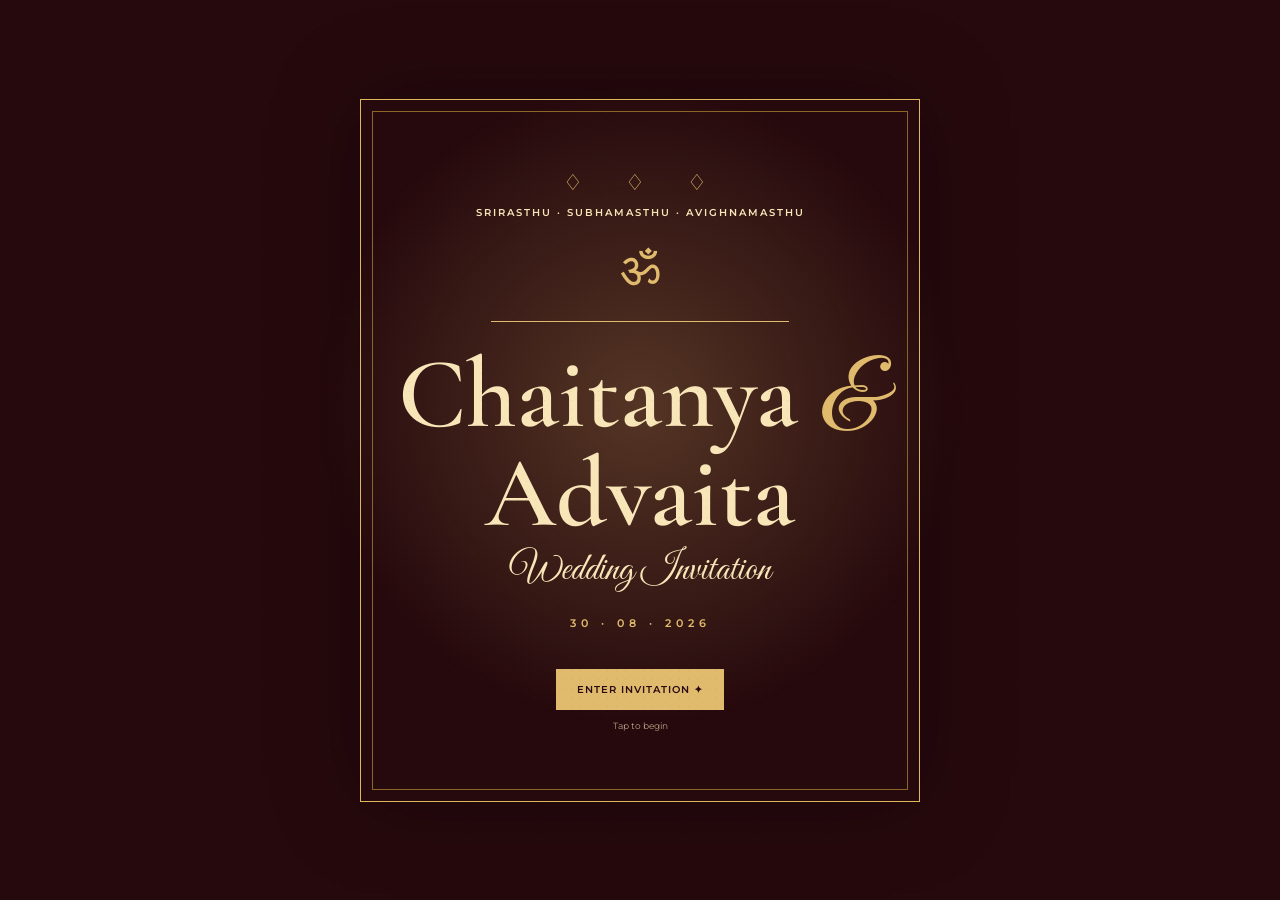
<file: index.html>
<!doctype html><html lang="en"><head><meta charset="utf-8"><meta name="viewport" content="width=device-width,initial-scale=1"><meta name="theme-color" content="#30090d"><title>Chaitanya & Advaita | Wedding Invitation</title><link rel="stylesheet" href="style.css"></head><body class="opening"><div class="door-glow"></div><main class="opening-screen"><div class="arch"><div class="bells">♢　♢　♢</div><p class="blessing">SRIRASTHU · SUBHAMASTHU · AVIGHNAMASTHU</p><div class="om">ॐ</div><div class="line"></div><h1>Chaitanya <span>&amp;</span> Advaita</h1><p class="script">Wedding Invitation</p><p class="date-mini">30 · 08 · 2026</p><a class="gold-btn enter" href="invitation.html">Enter Invitation <b>✦</b></a><small>Tap to begin</small></div></main><script src="script.js"></script></body></html>
</file>
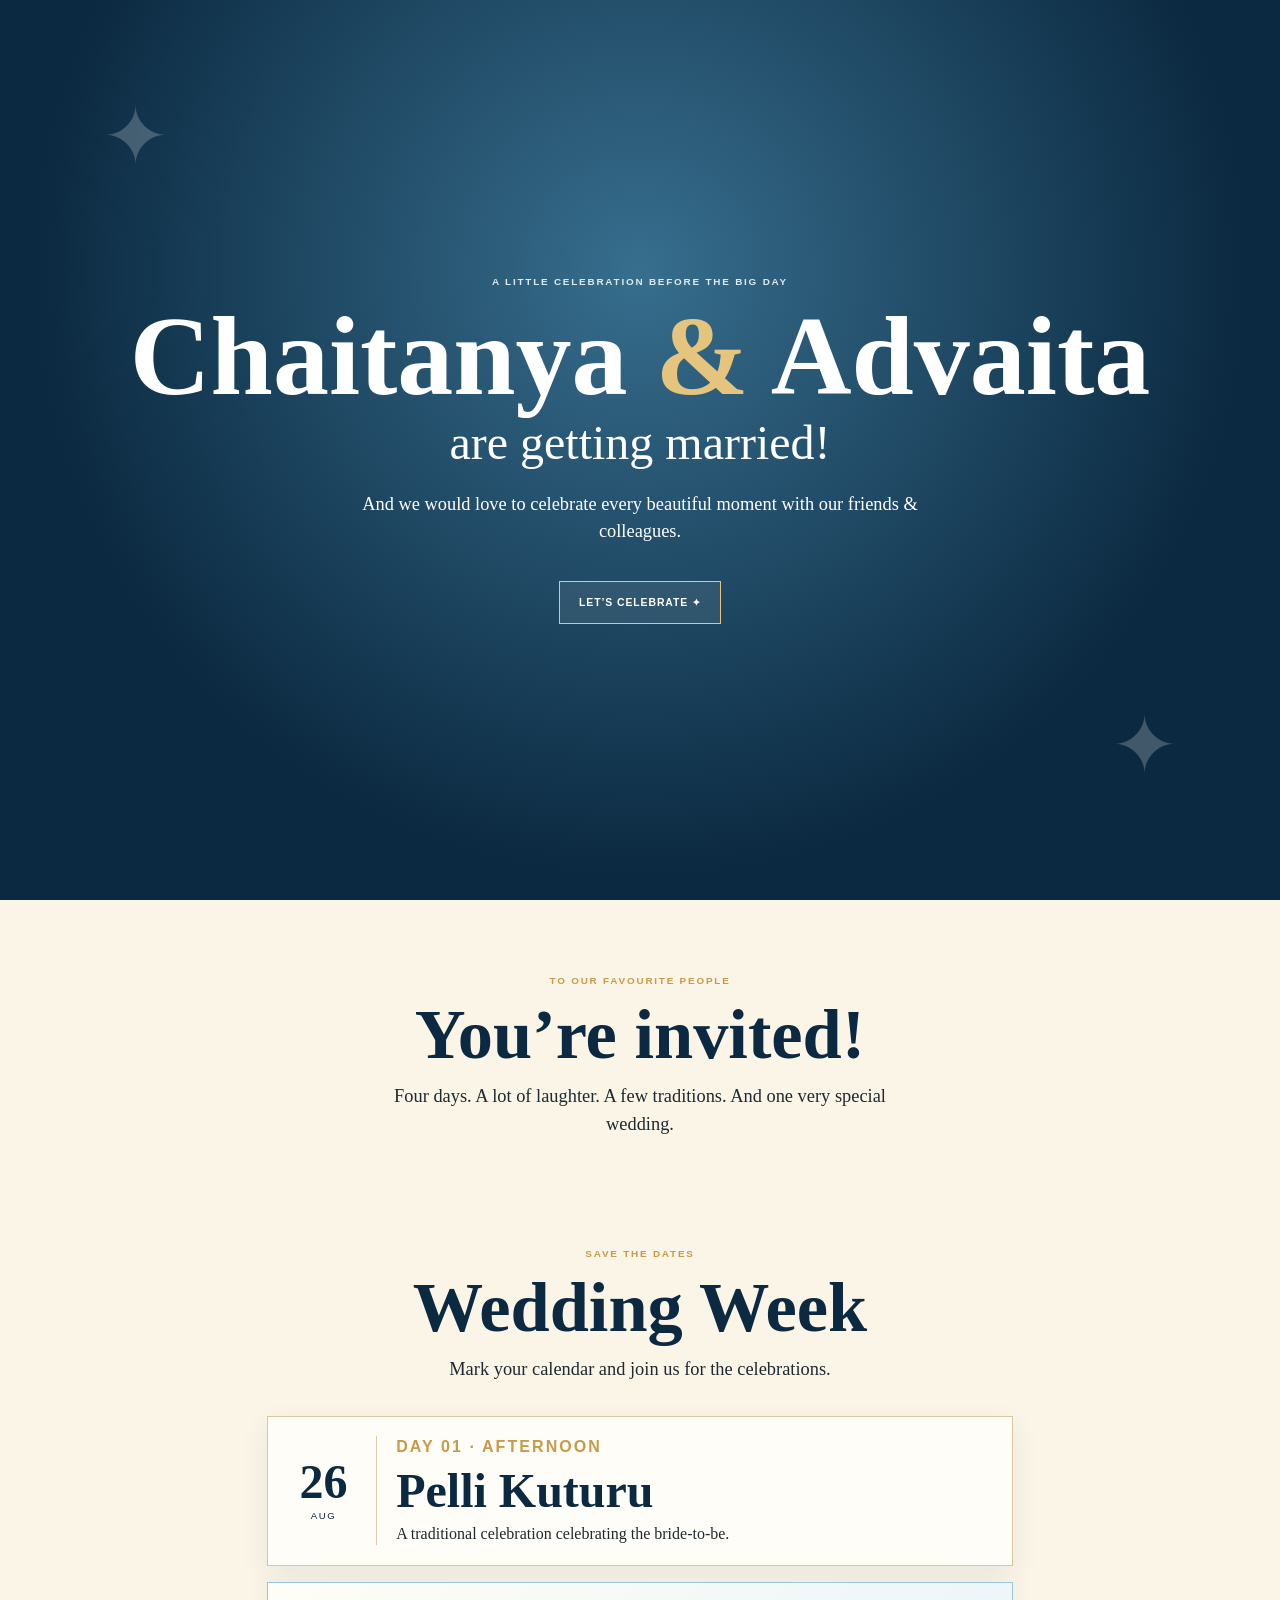
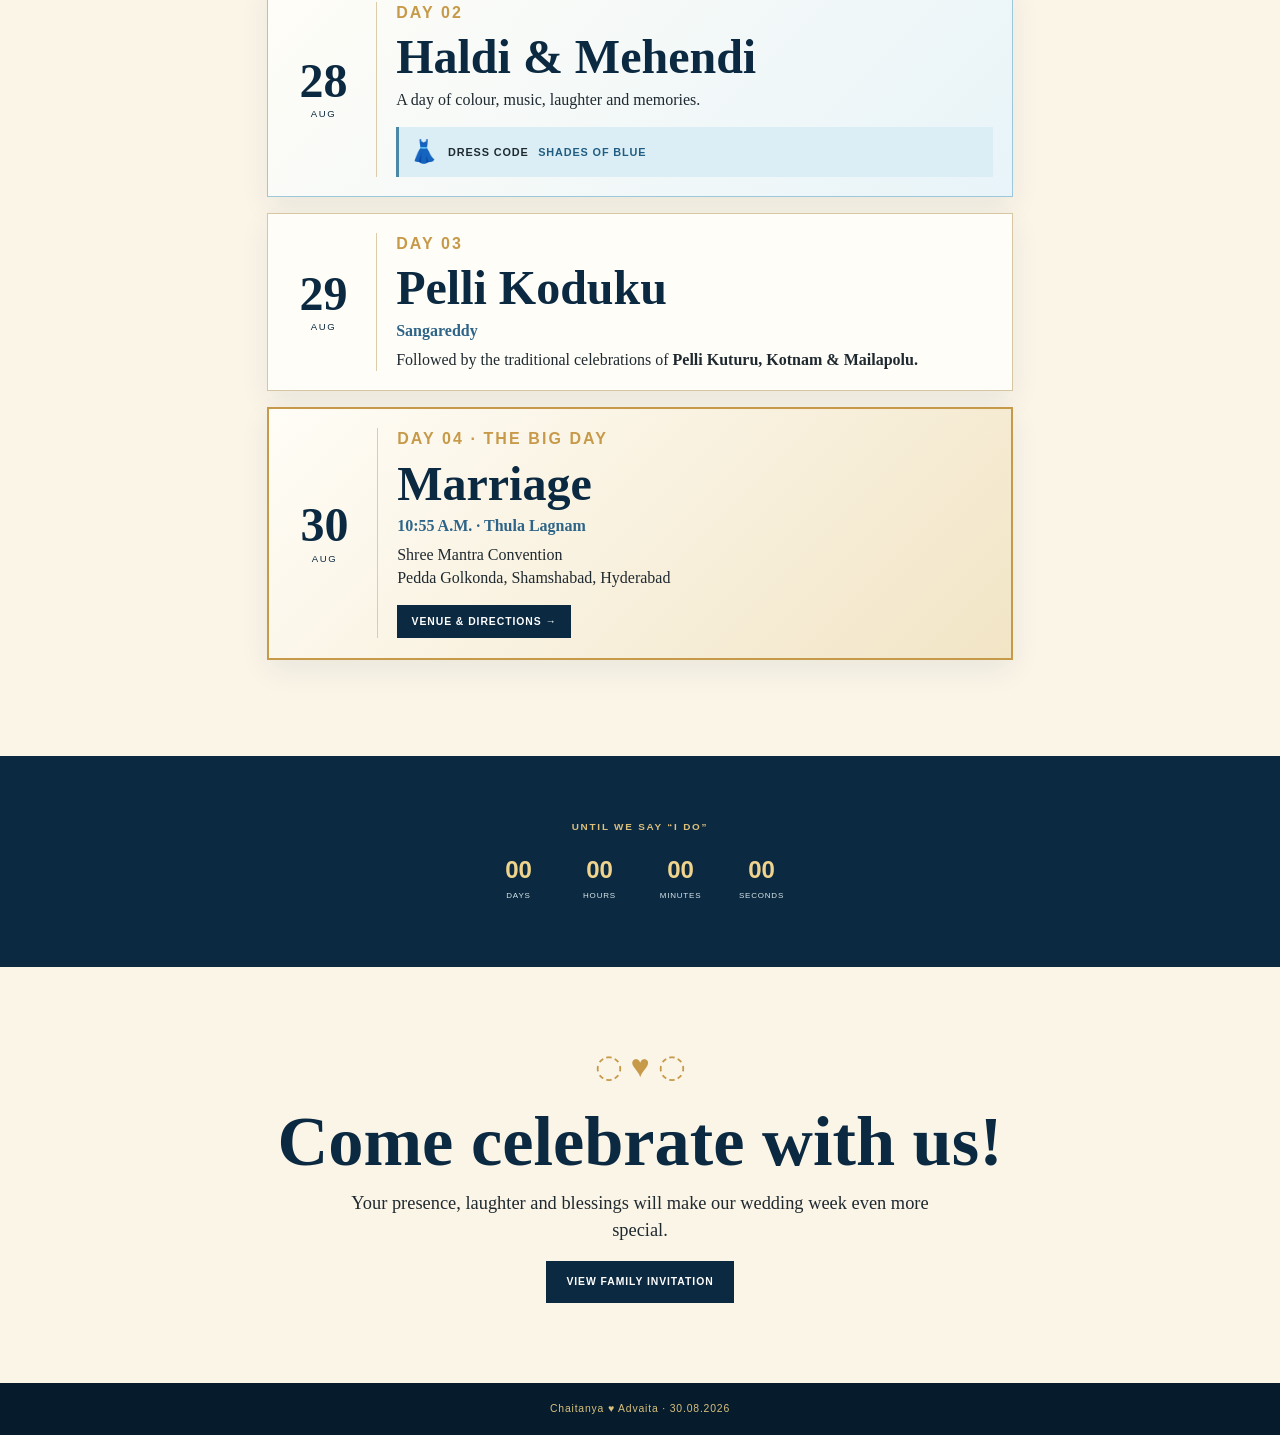
<file: friends.html>
<!doctype html><html lang="en"><head><meta charset="utf-8"><meta name="viewport" content="width=device-width,initial-scale=1"><meta name="theme-color" content="#0b2940"><title>Chaitanya & Advaita | Friends & Colleagues</title><link rel="stylesheet" href="friends.css"></head><body><div class="sparkles"></div><header class="hero"><p class="eyebrow">A little celebration before the big day</p><h1>Chaitanya <span>&amp;</span> Advaita</h1><h2>are getting married!</h2><p class="intro">And we would love to celebrate every beautiful moment with our friends & colleagues.</p><a class="btn" href="#events">Let’s Celebrate ✦</a></header><main><section class="welcome"><p class="eyebrow">To our favourite people</p><h2>You’re invited!</h2><p>Four days. A lot of laughter. A few traditions. And one very special wedding.</p></section><section id="events" class="events"><div class="section-head"><p class="eyebrow">Save the dates</p><h2>Wedding Week</h2><p>Mark your calendar and join us for the celebrations.</p></div><article class="event"><div class="date"><b>26</b><span>AUG</span></div><div class="event-copy"><p class="tag">Day 01 · Afternoon</p><h3>Pelli Kuturu</h3><p>A traditional celebration celebrating the bride-to-be.</p></div></article><article class="event blue"><div class="date"><b>28</b><span>AUG</span></div><div class="event-copy"><p class="tag">Day 02</p><h3>Haldi &amp; Mehendi</h3><p>A day of colour, music, laughter and memories.</p><div class="dress"><span>👗</span><strong>Dress Code</strong><b>Shades of Blue</b></div></div></article><article class="event"><div class="date"><b>29</b><span>AUG</span></div><div class="event-copy"><p class="tag">Day 03</p><h3>Pelli Koduku</h3><p class="place">Sangareddy</p><p>Followed by the traditional celebrations of <strong>Pelli Kuturu, Kotnam &amp; Mailapolu.</strong></p></div></article><article class="event wedding"><div class="date"><b>30</b><span>AUG</span></div><div class="event-copy"><p class="tag">Day 04 · The Big Day</p><h3>Marriage</h3><p class="time">10:55 A.M. · Thula Lagnam</p><p>Shree Mantra Convention<br>Pedda Golkonda, Shamshabad, Hyderabad</p><a class="small-btn" href="venue.html">Venue &amp; Directions →</a></div></article></section><section class="count"><p class="eyebrow">Until we say “I do”</p><div class="timer"><div><b id="d">--</b><span>Days</span></div><div><b id="h">--</b><span>Hours</span></div><div><b id="m">--</b><span>Minutes</span></div><div><b id="s">--</b><span>Seconds</span></div></div></section><section class="closing"><div class="rings">◌ ♥ ◌</div><h2>Come celebrate with us!</h2><p>Your presence, laughter and blessings will make our wedding week even more special.</p><a class="btn" href="index.html">View Family Invitation</a></section></main><footer>Chaitanya ♥ Advaita · 30.08.2026</footer><script src="friends.js"></script></body></html>
</file>
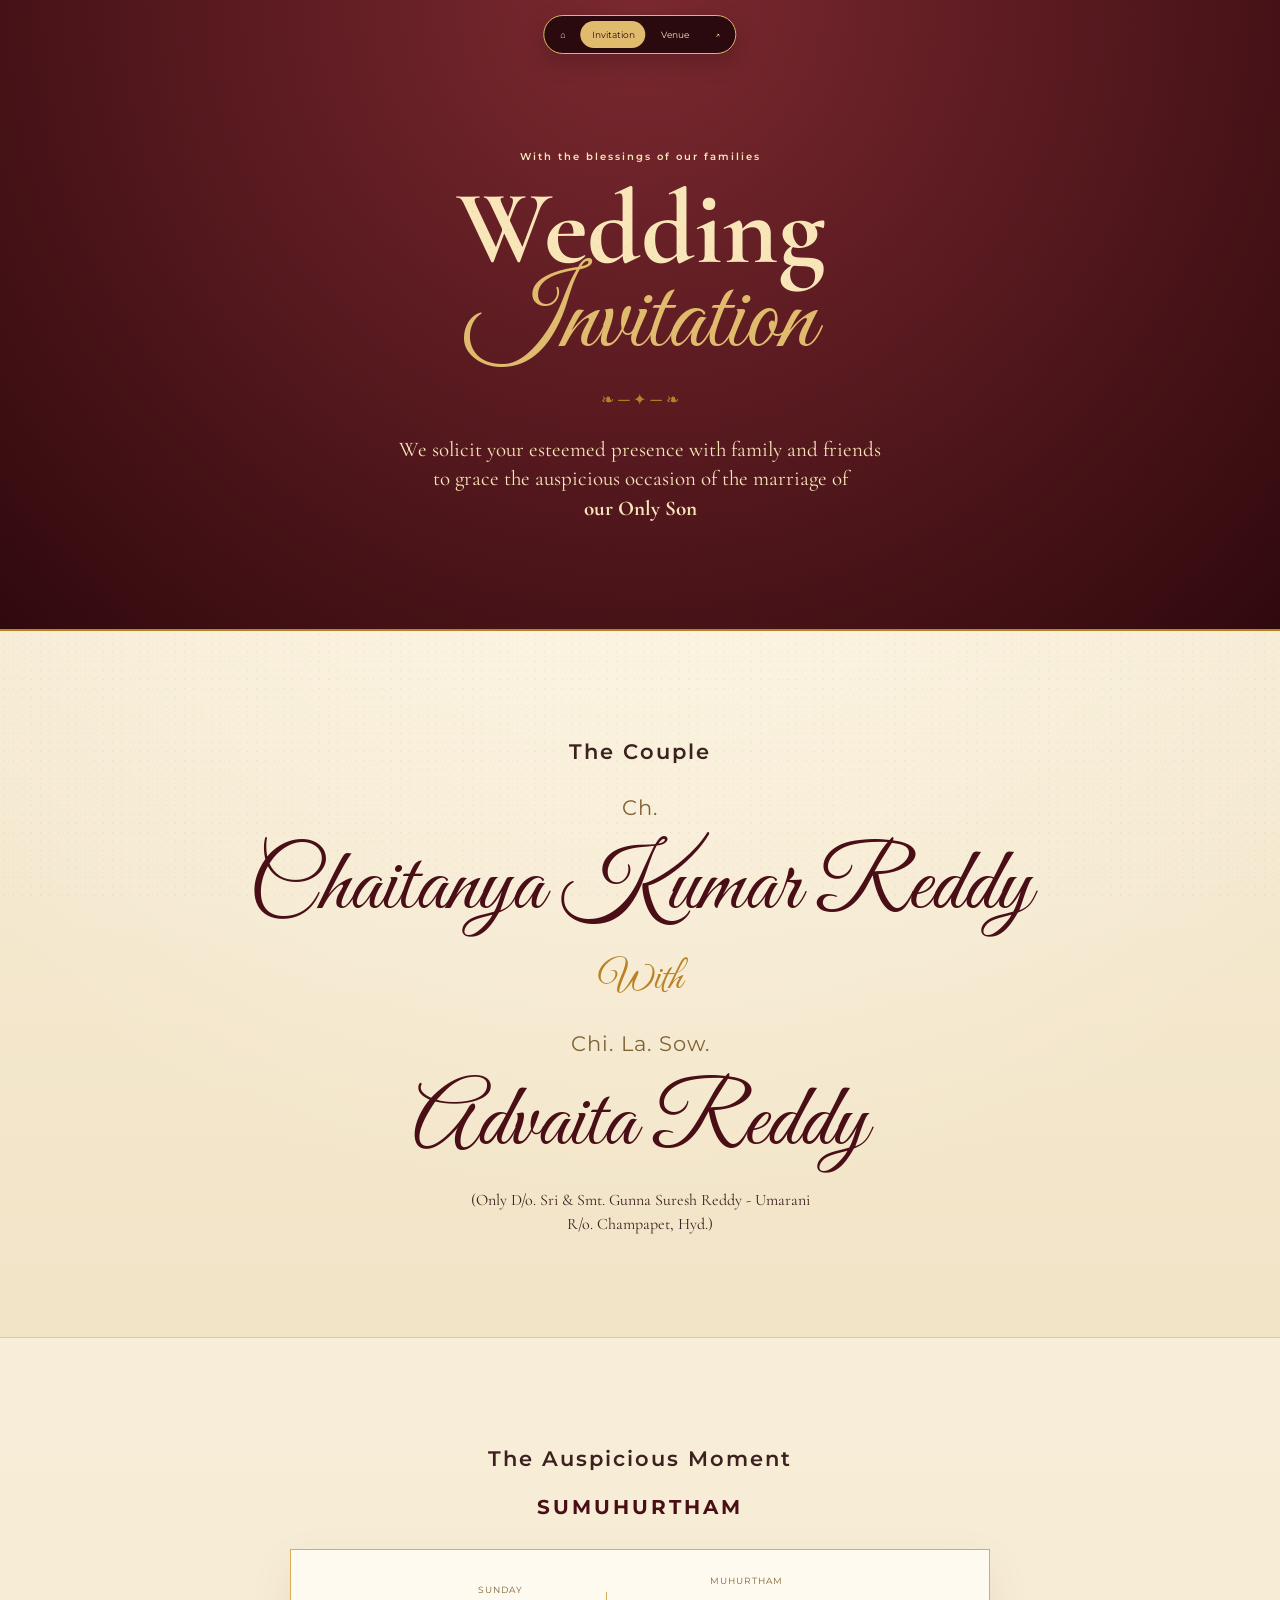
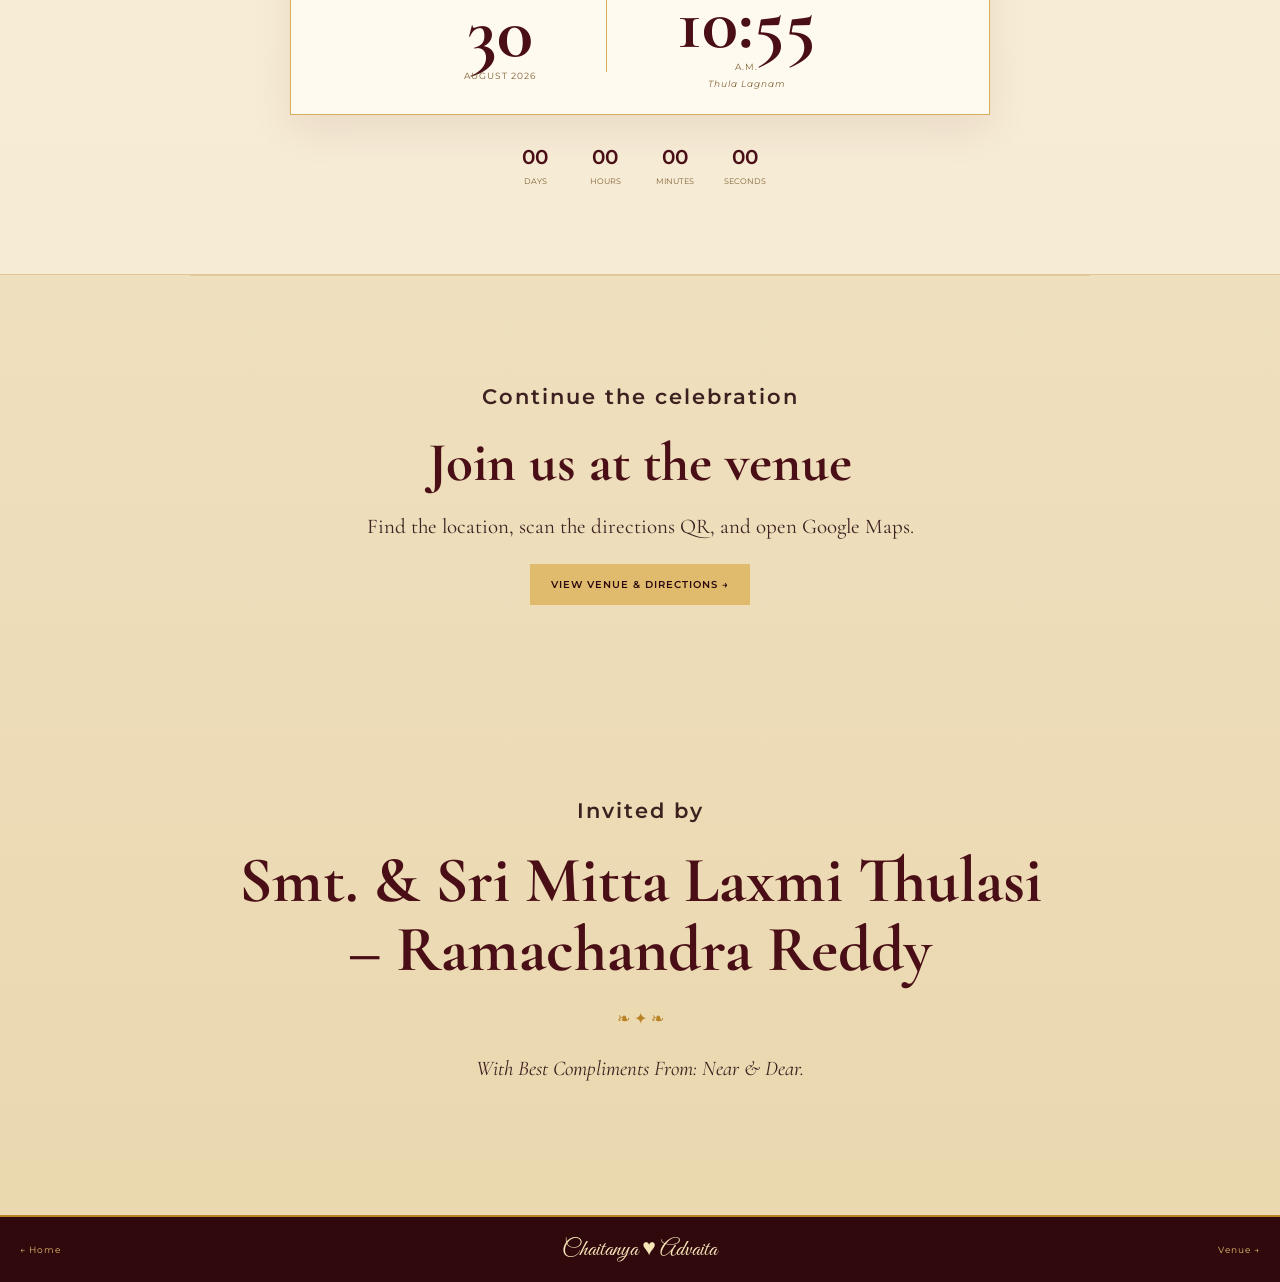
<file: invitation.html>
<!doctype html><html lang="en"><head><meta charset="utf-8"><meta name="viewport" content="width=device-width,initial-scale=1"><title>Wedding Details | Chaitanya & Advaita</title><link rel="stylesheet" href="style.css"></head><body><nav class="nav"><a href="index.html">⌂</a><a class="active" href="invitation.html">Invitation</a><a href="venue.html">Venue</a><button id="share">↗</button></nav><header class="page-hero"><p class="kicker">With the blessings of our families</p><h1>Wedding<br><span>Invitation</span></h1><div class="ornament">❧ ─ ✦ ─ ❧</div><p>We solicit your esteemed presence with family and friends<br>to grace the auspicious occasion of the marriage of<br><b>our Only Son</b></p></header><main><section class="section couple"><p class="kicker">The Couple</p><p class="small">Ch.</p><h2 class="script-name">Chaitanya Kumar Reddy</h2><div class="with">With</div><p class="small">Chi. La. Sow.</p><h2 class="script-name">Advaita Reddy</h2><p class="note">(Only D/o. Sri &amp; Smt. Gunna Suresh Reddy - Umarani<br>R/o. Champapet, Hyd.)</p></section><section class="section date-section"><p class="kicker">The Auspicious Moment</p><h3>SUMUHURTHAM</h3><div class="date-card"><div><small>SUNDAY</small><strong>30</strong><span>AUGUST 2026</span></div><i></i><div><small>MUHURTHAM</small><strong>10:55</strong><span>A.M.</span><em>Thula Lagnam</em></div></div><div class="countdown"><div><b id="d">--</b><small>Days</small></div><div><b id="h">--</b><small>Hours</small></div><div><b id="m">--</b><small>Minutes</small></div><div><b id="s">--</b><small>Seconds</small></div></div></section><section class="section next-card"><p class="kicker">Continue the celebration</p><h2>Join us at the venue</h2><p>Find the location, scan the directions QR, and open Google Maps.</p><a class="gold-btn" href="venue.html">View Venue &amp; Directions →</a></section><section class="section invited"><p class="kicker">Invited by</p><h2>Smt. &amp; Sri Mitta Laxmi Thulasi<br>– Ramachandra Reddy</h2><div class="ornament">❧ ✦ ❧</div><p class="closing">With Best Compliments From: Near &amp; Dear.</p></section></main><footer><a href="index.html">← Home</a><span>Chaitanya ♥ Advaita</span><a href="venue.html">Venue →</a></footer><script src="script.js"></script></body></html>
</file>
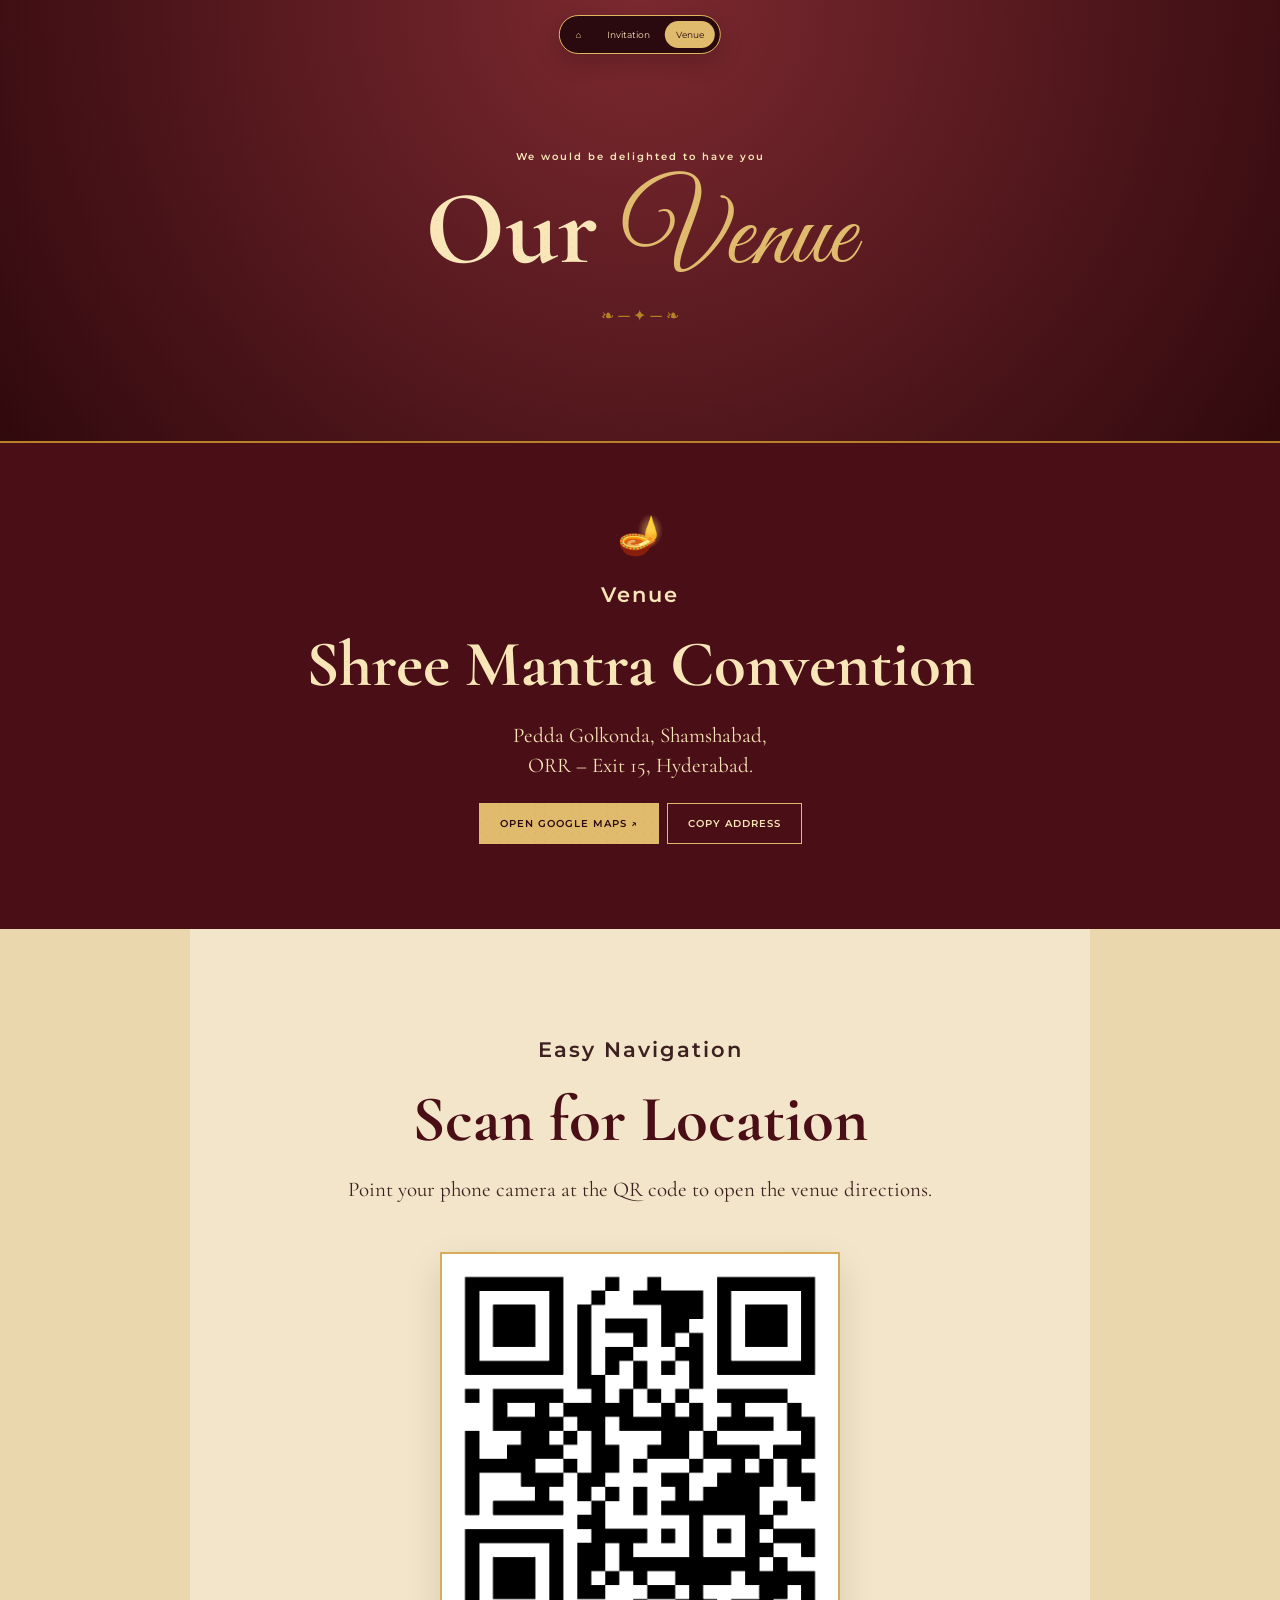
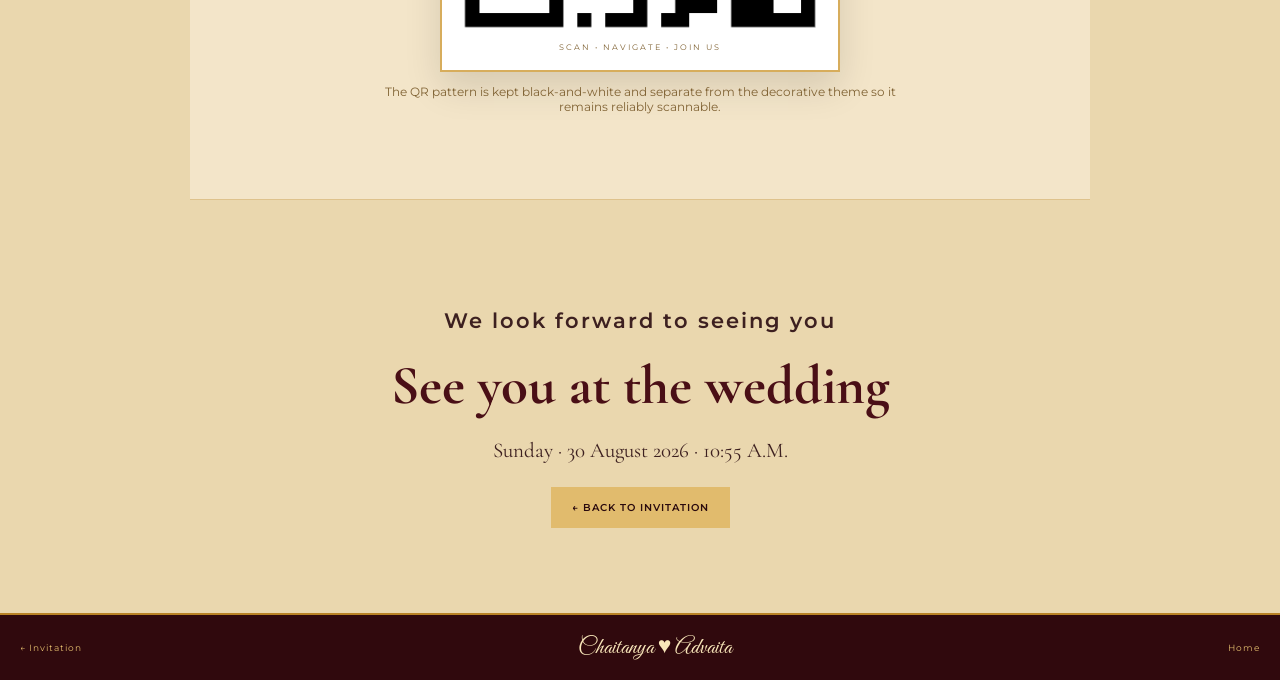
<file: venue.html>
<!doctype html><html lang="en"><head><meta charset="utf-8"><meta name="viewport" content="width=device-width,initial-scale=1"><title>Venue | Chaitanya & Advaita</title><link rel="stylesheet" href="style.css"></head><body class="venue-page"><nav class="nav"><a href="index.html">⌂</a><a href="invitation.html">Invitation</a><a class="active" href="venue.html">Venue</a></nav><header class="page-hero dark"><p class="kicker">We would be delighted to have you</p><h1>Our <span>Venue</span></h1><div class="ornament">❧ ─ ✦ ─ ❧</div></header><main><section class="section venue-panel"><div class="lamp">🪔</div><p class="kicker">Venue</p><h2>Shree Mantra Convention</h2><p>Pedda Golkonda, Shamshabad,<br>ORR – Exit 15, Hyderabad.</p><div class="buttons"><a class="gold-btn" href="https://www.google.com/maps/search/?api=1&query=Shree+Mantra+Convention+Pedda+Golkonda+Shamshabad+Hyderabad" target="_blank" rel="noopener">Open Google Maps ↗</a><button class="outline-btn" id="copy">Copy Address</button></div></section><section class="section qr-section"><p class="kicker">Easy Navigation</p><h2>Scan for Location</h2><p>Point your phone camera at the QR code to open the venue directions.</p><div class="qr-wrap"><img id="qr" alt="Original venue location QR code"><div class="qr-caption">Scan • Navigate • Join us</div></div><p class="qr-note">The QR pattern is kept black-and-white and separate from the decorative theme so it remains reliably scannable.</p></section><section class="section next-card"><p class="kicker">We look forward to seeing you</p><h2>See you at the wedding</h2><p>Sunday · 30 August 2026 · 10:55 A.M.</p><a class="gold-btn" href="invitation.html">← Back to Invitation</a></section></main><footer><a href="invitation.html">← Invitation</a><span>Chaitanya ♥ Advaita</span><a href="index.html">Home</a></footer><script>const b='iVBORw0KGgoAAAANSUhEUgAAAx4AAAMeAQAAAAC7Qe+TAAAEkUlEQVR42u3dS5LaMBCA4W6GitnhXZZwgxwBcjLIUXITOEJuYC+zMzuqYugskG1ZflLBGYb5VZUqBsv6IJqFe6RWq8nk7TKT/9BAQECeBBFLuq9FVrWDiOxuL68i8mb1dugeZZUzJyAgICAgICAgICATtvmYTum6eq3uDwDqPbYno77JyhotDzpuzGzfP9auOUrGxIOAgICAgICAgIAMteRhyFHL5scTJ1Xdish23HjVILpoiU8OVc9rcKcfgLjFz8twYJPz2wUCAgICAgICAgLyVIgXWYT3rIfunf/[base64]/rIFKe3+qf3br0LrumQZdJVh1MwqLXTDwICAgICAgICAjI5EhxOKv38G+u3lsc3KCqM29Z4ZeqfqvnOuSqGnm5Dkn/N+nIdVDvdez+BZ+b0AEEBAQEBAQEBARkIkSbb4Ublvzn8chbUujYsBS1n7B0Z65D3H95wcSDgICAgICAgICA3IHof/km3glL5cO/mX1X1b3cVh2Cy6mqbusjXMVPsh7937Vl4kFAQEBAQEBAQECeE5mXr4715/aLiiwzF7M0g5aLu/HUHs/YTCQ6F+sFFXJodr3lYouka5HN4Z7PfpVbZe3IhLpzICAgICAgICAgIFOHDrHcCk5vmxcXInKK7x5Tw6ikKlm9GXe2kutVlKw+xSKrpAHolYkHAQEBAQEBAQEBeTbkqGWbichFVf0UhNTtZyqe/aveupZZmYfd0hbSek5TW/[base64]/[base64]';document.getElementById('qr').src='data:image/png;base64,'+b;document.getElementById('copy').onclick=async()=>{try{await navigator.clipboard.writeText('Shree Mantra Convention, Pedda Golkonda, Shamshabad, ORR – Exit 15, Hyderabad');alert('Venue address copied')}catch(e){alert('Copy failed — please copy the address manually.')}}</script></body></html>
</file>
<file: style.css>
@import url('https://fonts.googleapis.com/css2?family=Cormorant+Garamond:wght@500;600;700&family=Great+Vibes&family=Montserrat:wght@400;500;600;700&display=swap');*{box-sizing:border-box}html{scroll-behavior:smooth}body{margin:0;color:#3d2020;font-family:'Cormorant Garamond',serif;background:radial-gradient(circle at 50% 10%,#fff8e9,transparent 35%),linear-gradient(#f8efdc,#ead7ae);text-align:center}body:before{content:'';position:fixed;inset:0;pointer-events:none;opacity:.12;background-image:radial-gradient(#6e4821 .7px,transparent .7px);background-size:9px 9px;z-index:10}.opening{background:#26090d;color:#f8e6b9}.door-glow{position:fixed;inset:0;background:radial-gradient(circle at 50% 45%,rgba(225,187,109,.25),transparent 40%);animation:pulse 3s infinite}.opening-screen{min-height:100svh;display:grid;place-items:center;padding:24px;position:relative}.arch{width:min(90vw,560px);padding:70px 30px;border:1px solid #dfb85e;outline:1px solid #8c6628;outline-offset:-13px;box-shadow:0 0 80px rgba(0,0,0,.35)}.bells{color:#e1bb6d;letter-spacing:10px;font-size:22px}.blessing,.kicker{font:600 10px Montserrat;letter-spacing:2px}.om{font-size:48px;color:#e1bb6d;margin:22px}.line{height:1px;background:#e1bb6d;width:60%;margin:auto}.opening h1{font-size:clamp(48px,13vw,100px);font-weight:600;line-height:.9;margin:28px 0 8px}.opening h1 span,.page-hero h1 span{font-family:'Great Vibes';color:#e1bb6d;font-weight:400}.script{font-family:'Great Vibes';font-size:38px;margin:0}.date-mini{font:600 11px Montserrat;letter-spacing:5px;color:#e1bb6d;margin-top:22px}.gold-btn{display:inline-block;padding:13px 20px;background:#e1bb6d;color:#2a0a0e;border:1px solid #e1bb6d;text-decoration:none;font:600 10px Montserrat;letter-spacing:1px;text-transform:uppercase;cursor:pointer}.enter{margin:28px 0 10px;transition:.3s}.enter:hover{transform:translateY(-3px);box-shadow:0 10px 25px rgba(225,187,109,.18)}.arch small{display:block;font:9px Montserrat;opacity:.7}.nav{position:fixed;z-index:100;left:50%;top:15px;transform:translateX(-50%);display:flex;gap:4px;background:rgba(38,9,13,.95);padding:5px;border:1px solid #dfb85e;border-radius:30px;box-shadow:0 8px 25px rgba(0,0,0,.2)}.nav a,.nav button{color:#f8e6b9;background:none;border:0;text-decoration:none;padding:8px 11px;font:9px Montserrat;cursor:pointer}.nav .active{background:#e1bb6d;color:#2a0a0e;border-radius:20px}.page-hero{padding:140px 24px 85px;background:radial-gradient(circle at 50% 0,#7c2930,#30090d);color:#f8e6b9;border-bottom:2px solid #b98225}.page-hero h1{font-size:clamp(55px,14vw,105px);line-height:.8;margin:24px 0}.page-hero>p:not(.kicker){font-size:21px;line-height:1.4}.page-hero.dark{padding-bottom:90px}.section{max-width:900px;margin:auto;padding:85px 25px}.section h2{font-size:clamp(34px,7vw,65px);color:#4a0f16;margin:18px 0;line-height:1.05}.small{font:10px Montserrat;letter-spacing:1px;color:#806334;margin:25px 0 3px!important}.script-name{font-family:'Great Vibes';font-weight:400!important;font-size:clamp(52px,13vw,90px)!important}.with{font:40px 'Great Vibes';color:#b98225;margin:10px}.section>p{font-size:21px;line-height:1.45}.note{font-size:16px!important}.date-section{max-width:none;background:rgba(255,250,240,.42);border-block:1px solid rgba(185,130,37,.35)}.section h3{font:700 20px Montserrat;letter-spacing:3px;color:#4a0f16}.date-card{max-width:700px;margin:30px auto;display:flex;justify-content:center;align-items:center;gap:clamp(20px,7vw,70px);padding:25px;background:#fffaf0;border:1px solid #d7ad5c;box-shadow:0 15px 40px rgba(74,15,22,.08)}.date-card div{display:flex;flex-direction:column;align-items:center}.date-card small,.date-card span,.date-card em{font:9px Montserrat;letter-spacing:1px;color:#806334}.date-card strong{font-size:clamp(48px,11vw,75px);line-height:1;color:#4a0f16}.date-card em{margin-top:6px;font-style:italic}.date-card i{height:80px;width:1px;background:#d7ad5c}.countdown{display:flex;justify-content:center;gap:12px}.countdown div{min-width:58px}.countdown b{display:block;font:600 20px Montserrat;color:#4a0f16}.countdown small{font:8px Montserrat;text-transform:uppercase;color:#806334}.next-card{border-top:1px solid rgba(185,130,37,.25)}.next-card h2{font-size:clamp(32px,7vw,55px)}.venue-page{background:linear-gradient(#4a0f16,#ead7ae 38%)}.venue-panel{max-width:none;background:#4a0f16;color:#f8e6b9;padding-top:70px}.venue-panel h2,.venue-panel .kicker{color:#f8e6b9}.venue-panel>p{color:#f8e6b9}.buttons{display:flex;justify-content:center;gap:8px;flex-wrap:wrap}.outline-btn{padding:13px 20px;background:transparent;color:#f8e6b9;border:1px solid #e1bb6d;font:600 10px Montserrat;letter-spacing:1px;text-transform:uppercase;cursor:pointer}.qr-section{background:rgba(255,250,240,.4)}.qr-wrap{display:inline-block;margin:25px auto 12px;padding:18px;background:#fff;border:2px solid #d7ad5c;box-shadow:0 15px 35px rgba(0,0,0,.12)}.qr-wrap img{display:block;width:min(70vw,360px);height:auto;image-rendering:auto}.qr-caption{font:8px Montserrat;letter-spacing:2px;text-transform:uppercase;color:#806334;padding-top:10px}.qr-note{font:12px Montserrat!important;color:#806334;max-width:560px;margin:auto}.lamp{font-size:38px;margin-bottom:10px}.invited{padding-bottom:110px}.closing{font-style:italic}.ornament{color:#b98225;margin:25px}.dark h1{color:#f8e6b9}footer{display:flex;justify-content:space-between;align-items:center;gap:10px;background:#30090d;color:#f8e6b9;padding:18px 20px;border-top:2px solid #b98225;font-family:Montserrat;font-size:9px;letter-spacing:1px}footer a{color:#e1bb6d;text-decoration:none}footer span{font-family:'Great Vibes';font-size:23px;letter-spacing:0}@keyframes pulse{50%{opacity:.55;transform:scale(1.03)}}@media(max-width:600px){.nav a,.nav button{padding:8px 8px;font-size:8px}.section{padding:70px 18px}.date-card{gap:12px;padding:18px}.date-card i{height:65px}.page-hero>p:not(.kicker){font-size:18px}.section>p{font-size:19px}}
</file>
<file: friends.css>
*{box-sizing:border-box;margin:0;padding:0}:root{--navy:#0b2940;--blue:#2d6488;--ivory:#fbf5e8;--gold:#c79a4a;--ink:#1f2930}html{scroll-behavior:smooth}body{background:var(--ivory);color:var(--ink);font-family:Georgia,'Times New Roman',serif;overflow-x:hidden}body:before{content:'';position:fixed;inset:0;pointer-events:none;opacity:.16;background-image:radial-gradient(#466b7d .7px,transparent .7px);background-size:10px 10px;z-index:20}.hero{min-height:100svh;background:radial-gradient(circle at 50% 30%,#376e8e,#0b2940 68%);color:#fff;display:flex;flex-direction:column;align-items:center;justify-content:center;text-align:center;padding:8vh 8vw;position:relative;overflow:hidden}.hero:before,.hero:after{content:'✦';position:absolute;color:rgba(255,255,255,.22);font-size:5rem}.hero:before{top:10%;left:8%}.hero:after{bottom:12%;right:8%}.eyebrow{font-family:Arial,sans-serif;text-transform:uppercase;letter-spacing:.18em;font-size:.62rem;font-weight:700;color:var(--gold)}.hero .eyebrow{color:#dbeaf0}.hero h1{font-size:clamp(3.6rem,15vw,7rem);line-height:.9;margin:1.2rem 0 .5rem;font-weight:600}.hero h1 span{font-family:cursive;color:#e5c57e}.hero h2{font-size:clamp(1.7rem,7vw,3rem);font-weight:400}.intro{max-width:580px;font-size:1.15rem;line-height:1.45;margin:1.3rem auto}.btn,.small-btn{display:inline-block;text-decoration:none;font-family:Arial,sans-serif;text-transform:uppercase;letter-spacing:.09em;font-size:.65rem;font-weight:700}.btn{padding:.9rem 1.2rem;border:1px solid #e5c57e;color:#fff;background:rgba(255,255,255,.08);margin-top:1rem}.welcome{text-align:center;padding:75px 8vw;max-width:720px;margin:auto}.welcome h2,.section-head h2,.closing h2{font-size:clamp(2.4rem,9vw,4.4rem);color:var(--navy);margin:.5rem 0}.welcome p:last-child,.section-head p:last-child,.closing p{font-size:1.15rem;line-height:1.5}.events{max-width:900px;margin:auto;padding:35px 6vw 80px}.section-head{text-align:center;margin-bottom:2rem}.event{display:grid;grid-template-columns:90px 1fr;gap:1.2rem;background:#fffdf7;border:1px solid #d7c6a2;margin:1rem 0;padding:1.2rem;box-shadow:0 10px 28px rgba(11,41,64,.07);transition:transform .25s,box-shadow .25s}.event:hover{transform:translateY(-5px);box-shadow:0 16px 35px rgba(11,41,64,.13)}.event.blue{background:linear-gradient(135deg,#fffdf7,#e8f4f9);border-color:#9dc7da}.event.wedding{border:2px solid var(--gold);background:linear-gradient(135deg,#fffdf7,#f2e5c6)}.date{display:flex;flex-direction:column;align-items:center;justify-content:center;border-right:1px solid #dbcda9;color:var(--navy);padding-right:1rem}.date b{font-size:3rem;line-height:.9}.date span{font-family:Arial,sans-serif;font-size:.6rem;letter-spacing:.16em;margin-top:.4rem}.tag{font-family:Arial,sans-serif;color:var(--gold);font-size:.62rem;letter-spacing:.13em;text-transform:uppercase;font-weight:700}.event h3{font-size:clamp(1.8rem,7vw,3rem);color:var(--navy);margin:.3rem 0}.event-copy p{font-size:1rem;line-height:1.4}.place,.time{color:var(--blue);font-weight:700;margin-bottom:.4rem}.dress{display:flex;align-items:center;gap:.6rem;flex-wrap:wrap;margin-top:1rem;padding:.7rem;background:#dbeef5;border-left:3px solid #4b88a8}.dress span{font-size:1.4rem}.dress strong,.dress b{font-family:Arial,sans-serif;font-size:.68rem;text-transform:uppercase;letter-spacing:.08em}.dress b{color:#215d82}.small-btn{margin-top:1rem;padding:.7rem .9rem;background:var(--navy);color:#fff}.count{text-align:center;background:var(--navy);color:#fff;padding:65px 6vw}.count .eyebrow{color:#dcbf7b}.timer{display:flex;justify-content:center;gap:1rem;margin-top:1.5rem}.timer div{min-width:65px}.timer b{font-family:Arial,sans-serif;font-size:1.5rem;display:block;color:#f0d48e}.timer span{font-family:Arial,sans-serif;text-transform:uppercase;font-size:.5rem;letter-spacing:.1em;color:#d9e5e9}.closing{text-align:center;padding:80px 7vw}.rings{font-size:2rem;color:var(--gold);margin-bottom:1rem}.closing p{max-width:600px;margin:0 auto}.closing .btn{background:var(--navy);color:#fff;border-color:var(--navy)}footer{text-align:center;background:#061b2b;color:#d8c07e;padding:1.3rem;font-family:Arial,sans-serif;font-size:.65rem;letter-spacing:.08em}.sparkles:after{content:'✦  ✧  ✦  ✧  ✦';position:fixed;top:15%;left:5%;color:rgba(199,154,74,.25);letter-spacing:2rem;z-index:0;pointer-events:none}@media(max-width:520px){.event{grid-template-columns:68px 1fr;gap:.8rem;padding:.9rem}.date{padding-right:.7rem}.date b{font-size:2.4rem}.event h3{font-size:2rem}.timer{gap:.5rem}.timer div{min-width:55px}}
</file>
